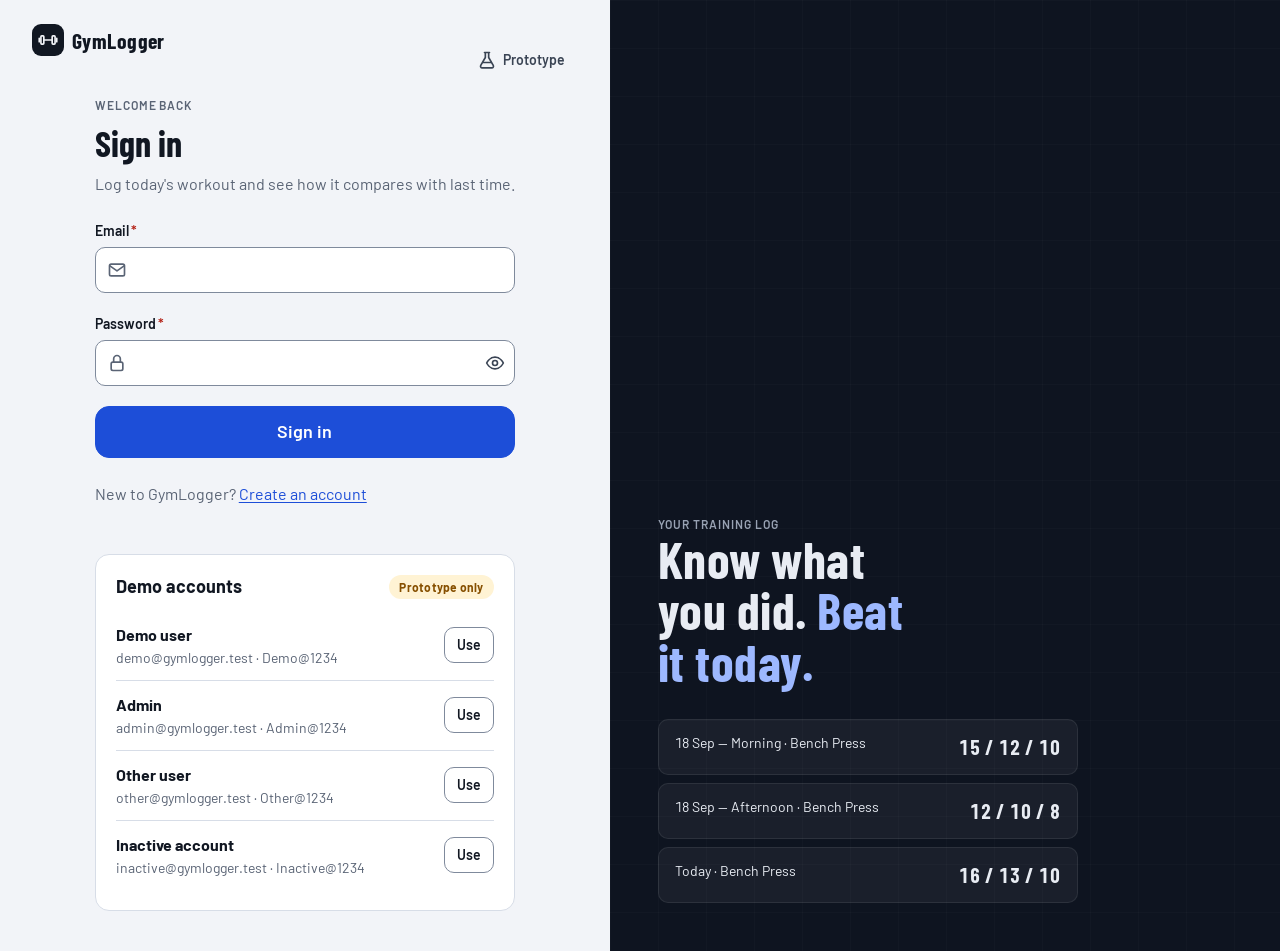
<file: prototype/index.html>
<!doctype html>
<html lang="en-GB">
<head>
  <meta charset="utf-8">
  <meta name="viewport" content="width=device-width, initial-scale=1, viewport-fit=cover">
  <meta name="color-scheme" content="light dark">
  <meta name="description" content="GymLogger Phase 1 UX prototype running on an in-browser mock API.">
  <title>GymLogger</title>
  <link rel="preconnect" href="https://fonts.googleapis.com">
  <link rel="preconnect" href="https://fonts.gstatic.com" crossorigin>
  <link rel="stylesheet" href="https://fonts.googleapis.com/css2?family=Barlow:wght@400;500;600;700&family=Barlow+Condensed:wght@600;700&display=swap">
  <link rel="stylesheet" href="../src/GYM.Web/wwwroot/css/tokens.css">
  <link rel="stylesheet" href="../src/GYM.Web/wwwroot/css/app.css">
</head>
<body>
  <!-- UX prototype: the real web UI from src/GYM.Web/wwwroot plus the mock API in ./js. -->
  <div id="app"></div>
  <noscript><p style="padding:16px">GymLogger needs JavaScript.</p></noscript>
  <!-- Order matters: each file adds to window.GL -->
  <script src="../src/GYM.Web/wwwroot/js/util.js"></script>
  <script src="../src/GYM.Web/wwwroot/js/icons.js"></script>
  <script src="../src/GYM.Web/wwwroot/js/domain.js"></script>
  <script src="../src/GYM.Web/wwwroot/js/media.js"></script>
  <!-- Prototype only: in-browser data store and mock /api/v1 -->
  <script src="js/mock-db.js"></script>
  <script src="js/mock-api.js"></script>
  <script src="../src/GYM.Web/wwwroot/js/api-client.js"></script>
  <script src="../src/GYM.Web/wwwroot/js/ui.js"></script>
  <script src="../src/GYM.Web/wwwroot/js/charts.js"></script>
  <script src="../src/GYM.Web/wwwroot/js/sync.js"></script>
  <script src="../src/GYM.Web/wwwroot/js/app.js"></script>
  <script src="../src/GYM.Web/wwwroot/js/views/auth.js"></script>
  <script src="../src/GYM.Web/wwwroot/js/views/today.js"></script>
  <script src="../src/GYM.Web/wwwroot/js/views/workout.js"></script>
  <script src="../src/GYM.Web/wwwroot/js/views/history.js"></script>
  <script src="../src/GYM.Web/wwwroot/js/views/exercise.js"></script>
  <script src="../src/GYM.Web/wwwroot/js/views/progress.js"></script>
  <script src="../src/GYM.Web/wwwroot/js/views/admin.js"></script>
  <script src="../src/GYM.Web/wwwroot/js/views/system.js"></script>
  <script src="../src/GYM.Web/wwwroot/js/main.js"></script>
</body>
</html>
</file>
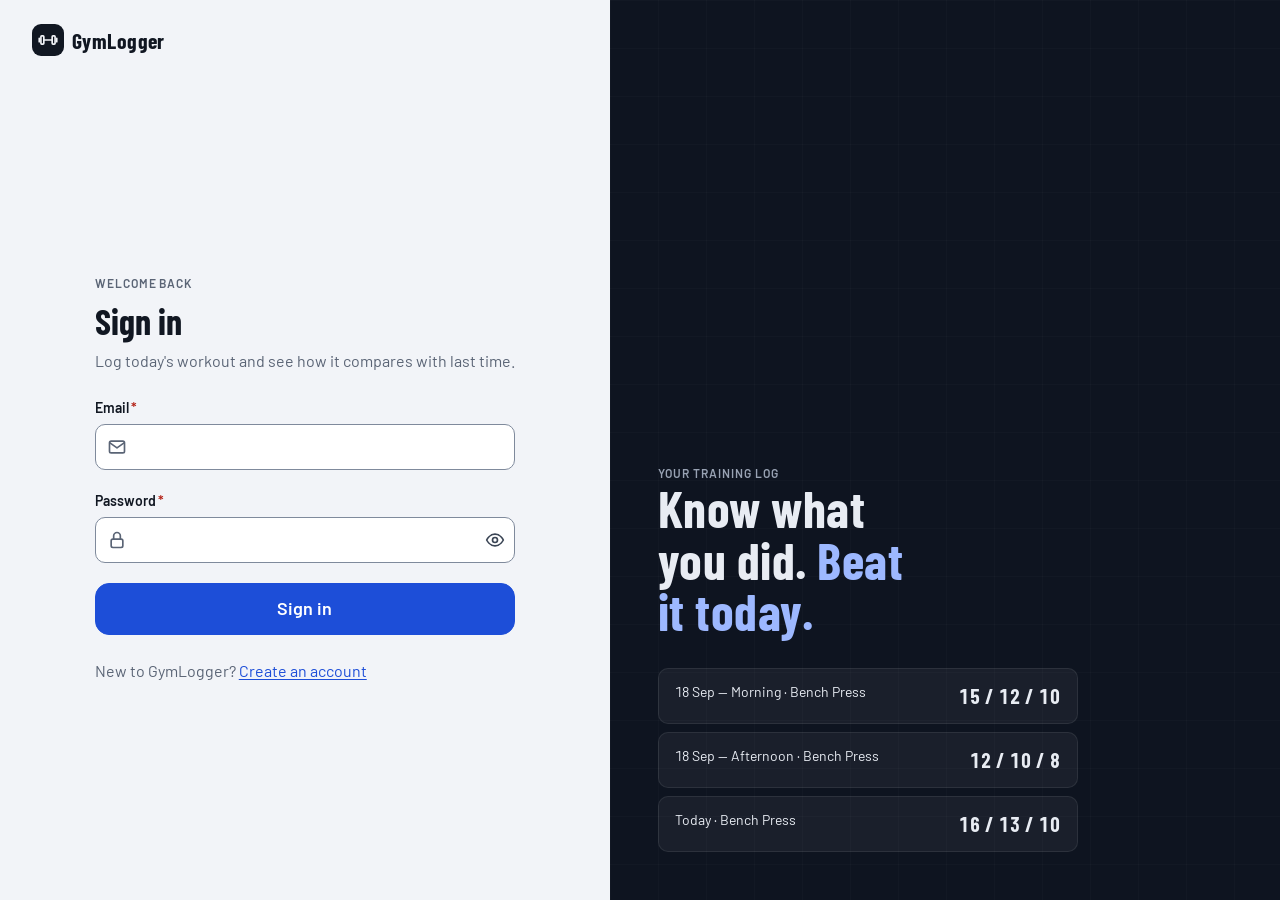
<file: src/GYM.Web/wwwroot/index.html>
<!doctype html>
<html lang="en-GB">
<head>
  <meta charset="utf-8">
  <meta name="viewport" content="width=device-width, initial-scale=1, viewport-fit=cover">
  <meta name="color-scheme" content="light dark">
  <meta name="description" content="GymLogger: log workouts, compare with previous sessions and track progress.">
  <title>GymLogger</title>
  <link rel="preconnect" href="https://fonts.googleapis.com">
  <link rel="preconnect" href="https://fonts.gstatic.com" crossorigin>
  <link rel="stylesheet" href="https://fonts.googleapis.com/css2?family=Barlow:wght@400;500;600;700&family=Barlow+Condensed:wght@600;700&display=swap">
  <link rel="stylesheet" href="css/tokens.css">
  <link rel="stylesheet" href="css/app.css">
</head>
<body>
  <div id="app"></div>
  <noscript><p style="padding:16px">GymLogger needs JavaScript.</p></noscript>
  <!-- Order matters: each file adds to window.GL -->
  <script src="js/util.js"></script>
  <script src="js/icons.js"></script>
  <script src="js/domain.js"></script>
  <script src="js/media.js"></script>
  <script src="js/api-client.js"></script>
  <script src="js/ui.js"></script>
  <script src="js/charts.js"></script>
  <script src="js/sync.js"></script>
  <script src="js/app.js"></script>
  <script src="js/views/auth.js"></script>
  <script src="js/views/today.js"></script>
  <script src="js/views/workout.js"></script>
  <script src="js/views/history.js"></script>
  <script src="js/views/exercise.js"></script>
  <script src="js/views/progress.js"></script>
  <script src="js/views/admin.js"></script>
  <script src="js/views/system.js"></script>
  <script src="js/main.js"></script>
</body>
</html>
</file>
<file: src/GYM.Web/wwwroot/css/tokens.css>
/* ==========================================================================
   GymLogger — Phase 1 design tokens
   Single source of truth for colour, type, spacing, radius, elevation and
   motion. Components must consume these tokens, never raw values, so the
   same file can be reused by the ASP.NET Core web app (wwwroot/css) and
   ported to the Phase 2 React app.

   Theme model:
     :root                       → light palette (default)
     prefers-color-scheme: dark  → dark palette unless data-theme="light"
     [data-theme="dark"]         → explicit dark
   ========================================================================== */

:root {
  color-scheme: light;

  /* ---- Typography ------------------------------------------------------ */
  --font-body: "Barlow", system-ui, -apple-system, "Segoe UI", Roboto, "Helvetica Neue", Arial, sans-serif;
  --font-display: "Barlow Condensed", "Roboto Condensed", "Arial Narrow", system-ui, sans-serif;

  --fs-xs: 0.75rem;    /* 12 — captions, table headers        */
  --fs-sm: 0.875rem;   /* 14 — secondary text, meta           */
  --fs-md: 1rem;       /* 16 — body, inputs (prevents iOS zoom) */
  --fs-lg: 1.125rem;   /* 18 — card titles                    */
  --fs-xl: 1.375rem;   /* 22 — section titles                 */
  --fs-2xl: 1.75rem;   /* 28 — page titles (mobile)           */
  --fs-3xl: 2.25rem;   /* 36 — page titles (desktop)          */
  --fs-count: 1.625rem;/* 26 — set count inputs               */

  --lh-tight: 1.15;
  --lh-body: 1.5;

  /* ---- Spacing (4px grid) ---------------------------------------------- */
  --sp-1: 4px;
  --sp-2: 8px;
  --sp-3: 12px;
  --sp-4: 16px;
  --sp-5: 20px;
  --sp-6: 24px;
  --sp-8: 32px;
  --sp-10: 40px;
  --sp-12: 48px;

  --gutter: 16px;          /* page side padding, grows with breakpoints */
  --content-max: 1120px;   /* standard page width                       */
  --focus-max: 760px;      /* active workout width                      */

  /* ---- Touch targets ----------------------------------------------------- */
  --tap: 44px;             /* minimum interactive size                  */
  --tap-lg: 52px;          /* primary workout actions                   */

  /* ---- Radius ------------------------------------------------------------ */
  --r-sm: 6px;
  --r-md: 10px;
  --r-lg: 14px;
  --r-pill: 999px;

  /* ---- Motion ------------------------------------------------------------ */
  --ease: cubic-bezier(.2, .7, .2, 1);
  --dur-fast: 120ms;
  --dur: 200ms;

  /* ---- Neutrals (cool, biased toward the action blue) --------------------- */
  --bg: #F2F4F8;
  --surface: #FFFFFF;
  --surface-2: #EDF0F5;
  --surface-3: #E1E6EE;
  --border: #D7DDE7;
  --border-strong: #7F8A9C;  /* ≥3:1 on surfaces: form-control boundaries */
  --text: #111722;
  --text-2: #3A4454;
  --text-muted: #5A6475;
  --overlay: rgba(10, 14, 22, .48);

  /* ---- Action / current workout ------------------------------------------ */
  --primary: #1D4ED8;
  --primary-hover: #1A45C2;
  --primary-press: #163A9F;
  --on-primary: #FFFFFF;
  --primary-soft: #E6EDFD;
  --primary-soft-text: #1A3FA3;
  --focus-ring: #1D4ED8;

  /* ---- Historical / reference data ("paper log") ---------------------------
     Used ONLY for read-only historical values shown next to current data:
     comparison columns, reference banners, previous-session cards.        */
  --hist-bg: #F6EEDD;
  --hist-bg-strong: #EFE2C6;
  --hist-border: #DCC9A3;
  --hist-text: #664B12;
  --hist-strong: #47340A;

  /* ---- Semantic: change direction (always paired with icon + sign) ------- */
  --pos: #15703A;
  --pos-bg: #E2F3E8;
  --neg: #B42318;
  --neg-bg: #FCE9E7;
  --neu: #4F5969;
  --neu-bg: #EAEDF2;

  /* ---- Semantic: status & feedback --------------------------------------- */
  --live: #15703A;          /* In progress */
  --live-bg: #E2F3E8;
  --done: #1A3FA3;          /* Completed   */
  --done-bg: #E6EDFD;
  --void: #4F5969;          /* Cancelled   */
  --void-bg: #EAEDF2;
  --warn: #875000;
  --warn-bg: #FFF3D4;
  --warn-border: #EDCB80;
  --danger: #B42318;        /* destructive button fill */
  --danger-hover: #971C12;
  --danger-text: #B42318;
  --danger-soft: #FCE9E7;
  --on-danger: #FFFFFF;

  /* ---- Charts ------------------------------------------------------------ */
  --chart-series: #1D4ED8;
  --chart-wash: rgba(29, 78, 216, .10);
  --chart-grid: #E3E7EE;
  --chart-axis: #5A6475;

  /* ---- Elevation ----------------------------------------------------------- */
  --shadow-1: 0 1px 2px rgba(17, 23, 34, .06), 0 1px 1px rgba(17, 23, 34, .04);
  --shadow-2: 0 10px 30px rgba(17, 23, 34, .14), 0 2px 8px rgba(17, 23, 34, .08);
  --shadow-bar: 0 -6px 18px rgba(17, 23, 34, .08);
}

@media (min-width: 768px)  { :root { --gutter: 24px; } }
@media (min-width: 1280px) { :root { --gutter: 32px; } }

/* ---- Dark palette: OS preference ------------------------------------------ */
@media (prefers-color-scheme: dark) {
  :root:not([data-theme="light"]) {
    color-scheme: dark;
    --bg: #0B0F16;
    --surface: #131923;
    --surface-2: #1A212D;
    --surface-3: #242C3A;
    --border: #283243;
    --border-strong: #65728A;
    --text: #E8ECF3;
    --text-2: #C4CBD7;
    --text-muted: #98A2B3;
    --overlay: rgba(0, 0, 0, .62);

    --primary: #7AA2FF;
    --primary-hover: #93B4FF;
    --primary-press: #6A93F2;
    --on-primary: #0A1633;
    --primary-soft: #18233D;
    --primary-soft-text: #A9C1FF;
    --focus-ring: #93B4FF;

    --hist-bg: #221D13;
    --hist-bg-strong: #2E2718;
    --hist-border: #4B3F26;
    --hist-text: #E2C68C;
    --hist-strong: #F2DFB5;

    --pos: #5CCB8B;
    --pos-bg: #12291C;
    --neg: #FF8A80;
    --neg-bg: #34191A;
    --neu: #A7B0BF;
    --neu-bg: #1F2632;

    --live: #5CCB8B;
    --live-bg: #12291C;
    --done: #A9C1FF;
    --done-bg: #18233D;
    --void: #A7B0BF;
    --void-bg: #1F2632;
    --warn: #F2B85B;
    --warn-bg: #2C2211;
    --warn-border: #5A4318;
    --danger: #C4282E;
    --danger-hover: #D8363C;
    --danger-text: #FF8A80;
    --danger-soft: #34191A;
    --on-danger: #FFFFFF;

    --chart-series: #5B8CF2;
    --chart-wash: rgba(91, 140, 242, .12);
    --chart-grid: #232B38;
    --chart-axis: #98A2B3;

    --shadow-1: 0 1px 2px rgba(0, 0, 0, .4);
    --shadow-2: 0 12px 32px rgba(0, 0, 0, .55), 0 2px 8px rgba(0, 0, 0, .4);
    --shadow-bar: 0 -6px 18px rgba(0, 0, 0, .45);
  }
}

/* ---- Dark palette: explicit choice (mirrors the block above) --------------- */
:root[data-theme="dark"] {
  color-scheme: dark;
  --bg: #0B0F16;
  --surface: #131923;
  --surface-2: #1A212D;
  --surface-3: #242C3A;
  --border: #283243;
  --border-strong: #65728A;
  --text: #E8ECF3;
  --text-2: #C4CBD7;
  --text-muted: #98A2B3;
  --overlay: rgba(0, 0, 0, .62);

  --primary: #7AA2FF;
  --primary-hover: #93B4FF;
  --primary-press: #6A93F2;
  --on-primary: #0A1633;
  --primary-soft: #18233D;
  --primary-soft-text: #A9C1FF;
  --focus-ring: #93B4FF;

  --hist-bg: #221D13;
  --hist-bg-strong: #2E2718;
  --hist-border: #4B3F26;
  --hist-text: #E2C68C;
  --hist-strong: #F2DFB5;

  --pos: #5CCB8B;
  --pos-bg: #12291C;
  --neg: #FF8A80;
  --neg-bg: #34191A;
  --neu: #A7B0BF;
  --neu-bg: #1F2632;

  --live: #5CCB8B;
  --live-bg: #12291C;
  --done: #A9C1FF;
  --done-bg: #18233D;
  --void: #A7B0BF;
  --void-bg: #1F2632;
  --warn: #F2B85B;
  --warn-bg: #2C2211;
  --warn-border: #5A4318;
  --danger: #C4282E;
  --danger-hover: #D8363C;
  --danger-text: #FF8A80;
  --danger-soft: #34191A;
  --on-danger: #FFFFFF;

  --chart-series: #5B8CF2;
  --chart-wash: rgba(91, 140, 242, .12);
  --chart-grid: #232B38;
  --chart-axis: #98A2B3;

  --shadow-1: 0 1px 2px rgba(0, 0, 0, .4);
  --shadow-2: 0 12px 32px rgba(0, 0, 0, .55), 0 2px 8px rgba(0, 0, 0, .4);
  --shadow-bar: 0 -6px 18px rgba(0, 0, 0, .45);
}
</file>
<file: src/GYM.Web/wwwroot/css/app.css>
/* ==========================================================================
   GymLogger — Phase 1 component & layout styles
   Consumes tokens.css only. Mobile-first; breakpoints follow the spec's
   validation widths: 360 (small phones), 600, 768 (tablet), 1024 (desktop
   navigation switch), 1280, 1440.
   ========================================================================== */

/* ---- 1. Base ------------------------------------------------------------- */
*, *::before, *::after { box-sizing: border-box; }
html { height: 100%; -webkit-text-size-adjust: 100%; }
body {
  margin: 0;
  min-height: 100%;
  background: var(--bg);
  color: var(--text);
  font-family: var(--font-body);
  font-size: var(--fs-md);
  line-height: var(--lh-body);
  -webkit-font-smoothing: antialiased;
  text-rendering: optimizeLegibility;
}
img, video { display: block; max-width: 100%; }
svg { display: block; flex: none; }
button, input, select, textarea { font: inherit; color: inherit; }
button { cursor: pointer; }
a { color: var(--primary); text-underline-offset: 2px; }
h1, h2, h3, h4 { margin: 0; line-height: var(--lh-tight); text-wrap: balance; }
p { margin: 0; }
ul, ol { margin: 0; padding: 0; }
table { border-collapse: collapse; }
[hidden] { display: none !important; }

:focus-visible {
  outline: 3px solid var(--focus-ring);
  outline-offset: 2px;
  border-radius: 4px;
}
/* Headings and <main> receive focus programmatically after navigation (for screen
   readers); they are not interactive, so they don't show a focus ring. */
[tabindex="-1"]:focus { outline: none; }

.sr-only {
  position: absolute !important; width: 1px; height: 1px; padding: 0; margin: -1px;
  overflow: hidden; clip: rect(0 0 0 0); white-space: nowrap; border: 0;
}
.skip-link {
  position: absolute; left: var(--sp-3); top: -60px; z-index: 100;
  background: var(--primary); color: var(--on-primary);
  padding: var(--sp-2) var(--sp-4); border-radius: var(--r-sm); font-weight: 600; text-decoration: none;
}
.skip-link:focus { top: var(--sp-3); }

.tnum { font-variant-numeric: tabular-nums; }
.muted { color: var(--text-muted); }
.small { font-size: var(--fs-sm); }
.xsmall { font-size: var(--fs-xs); }
.nowrap { white-space: nowrap; }
.eyebrow {
  font-size: var(--fs-xs); font-weight: 600; letter-spacing: .08em; text-transform: uppercase;
  color: var(--text-muted);
}
.display { font-family: var(--font-display); letter-spacing: .01em; }

/* ---- 2. Layout primitives ---------------------------------------------- */
.stack { display: flex; flex-direction: column; gap: var(--sp-4); }
.stack-sm { display: flex; flex-direction: column; gap: var(--sp-2); }
.stack-lg { display: flex; flex-direction: column; gap: var(--sp-6); }
.row { display: flex; align-items: center; gap: var(--sp-3); flex-wrap: wrap; }
.row-between { display: flex; align-items: center; justify-content: space-between; gap: var(--sp-3); flex-wrap: wrap; }
.row-tight { display: flex; align-items: center; gap: var(--sp-2); flex-wrap: wrap; }
.grow { flex: 1 1 auto; min-width: 0; }
.grid-2 { display: grid; gap: var(--sp-4); grid-template-columns: 1fr; }
@media (min-width: 768px) { .grid-2 { grid-template-columns: 1fr 1fr; } }
.grid-auto { display: grid; gap: var(--sp-4); grid-template-columns: repeat(auto-fill, minmax(240px, 1fr)); }
.split { display: grid; gap: var(--sp-6); grid-template-columns: minmax(0, 1fr); align-items: start; }
@media (min-width: 1024px) { .split { grid-template-columns: minmax(0, 1.6fr) minmax(0, 1fr); } }

/* ---- 3. Shells ------------------------------------------------------------ */
.page {
  width: 100%;
  max-width: var(--content-max);
  margin-inline: auto;
  padding-inline: var(--gutter);
  padding-block: var(--sp-6) var(--sp-12);
}
.page-head { display: flex; flex-wrap: wrap; align-items: flex-end; justify-content: space-between; gap: var(--sp-3); margin-bottom: var(--sp-6); }
.page-head h1 { font-family: var(--font-display); font-size: var(--fs-2xl); font-weight: 700; letter-spacing: .005em; }
@media (min-width: 1024px) { .page-head h1 { font-size: var(--fs-3xl); } }
.page-head .sub { color: var(--text-muted); margin-top: var(--sp-1); }
.back-link {
  display: inline-flex; align-items: center; gap: var(--sp-1); margin-bottom: var(--sp-2);
  font-size: var(--fs-sm); font-weight: 600; color: var(--text-muted); text-decoration: none; min-height: 32px;
}
.back-link:hover { color: var(--text); }
.back-link svg { width: 18px; height: 18px; }

/* Brand */
.brand { display: inline-flex; align-items: center; gap: var(--sp-2); text-decoration: none; color: var(--text); }
.brand-mark {
  width: 32px; height: 32px; border-radius: 9px; display: grid; place-items: center;
  background: var(--text); color: var(--bg);
}
.brand-mark svg { width: 20px; height: 20px; }
.brand-name { font-family: var(--font-display); font-weight: 700; font-size: 1.35rem; letter-spacing: .02em; }
.brand-tag {
  font-size: 10px; font-weight: 700; letter-spacing: .08em; text-transform: uppercase;
  padding: 2px 6px; border-radius: var(--r-pill); background: var(--primary-soft); color: var(--primary-soft-text);
}

/* User & admin shell: top bar + bottom tabs (mobile), sidebar (≥1024) */
.shell { min-height: 100vh; min-height: 100dvh; }
.topbar {
  position: sticky; top: env(safe-area-inset-top, 0px); z-index: 20;
  display: flex; align-items: center; justify-content: space-between; gap: var(--sp-3);
  height: 56px; padding-inline: var(--gutter);
  background: color-mix(in srgb, var(--surface) 92%, transparent);
  backdrop-filter: saturate(1.4) blur(10px);
  border-bottom: 1px solid var(--border);
}
.topbar-actions { display: flex; align-items: center; gap: var(--sp-1); }
@media (max-width: 479px) {
  .topbar .proto-btn { width: var(--tap); padding: 0; }
  .topbar .proto-btn span { position: absolute; width: 1px; height: 1px; overflow: hidden; clip: rect(0 0 0 0); white-space: nowrap; }
  .topbar .brand-name { font-size: 1.2rem; }
}
.sidebar { display: none; }
.tabbar {
  position: fixed; left: 0; right: 0; bottom: 0; z-index: 30;
  display: grid; grid-template-columns: repeat(var(--tabs, 5), 1fr);
  padding-bottom: env(safe-area-inset-bottom, 0px);
  background: var(--surface); border-top: 1px solid var(--border);
}
.tabbar a {
  display: flex; flex-direction: column; align-items: center; justify-content: center; gap: 2px;
  min-height: 58px; font-size: 11px; font-weight: 600; letter-spacing: .01em;
  color: var(--text-muted); text-decoration: none;
}
.tabbar a svg { width: 22px; height: 22px; }
.tabbar a[aria-current="page"] { color: var(--primary); }
.tabbar a[aria-current="page"] svg { stroke-width: 2.4; }
.shell--user .main { padding-bottom: calc(64px + env(safe-area-inset-bottom, 0px)); }

@media (min-width: 1024px) {
  .shell--user, .shell--admin { display: grid; grid-template-columns: 248px minmax(0, 1fr); }
  .topbar, .tabbar { display: none; }
  .shell--user .main { padding-bottom: 0; }
  .sidebar {
    position: sticky; top: 0; height: 100vh; height: 100dvh;
    display: flex; flex-direction: column; gap: var(--sp-6);
    padding: var(--sp-5) var(--sp-4);
    background: var(--surface); border-right: 1px solid var(--border);
    overflow-y: auto;
  }
  .shell--admin .sidebar { background: var(--surface-2); }
}
.side-nav { display: flex; flex-direction: column; gap: 2px; }
.side-nav .nav-label { padding: var(--sp-3) var(--sp-3) var(--sp-1); }
.side-nav a {
  display: flex; align-items: center; gap: var(--sp-3);
  min-height: 42px; padding-inline: var(--sp-3); border-radius: var(--r-md);
  color: var(--text-2); font-weight: 600; text-decoration: none;
}
.side-nav a svg { width: 20px; height: 20px; flex: none; }
.side-nav a:hover { background: var(--surface-2); color: var(--text); }
.shell--admin .side-nav a:hover { background: var(--surface-3); }
.side-nav a[aria-current="page"] { background: var(--primary-soft); color: var(--primary-soft-text); }
.side-foot { margin-top: auto; display: flex; flex-direction: column; gap: var(--sp-2); }
.user-chip { display: flex; align-items: center; gap: var(--sp-3); padding: var(--sp-2); border-radius: var(--r-md); text-decoration: none; color: inherit; }
.user-chip:hover { background: var(--surface-2); }
.avatar {
  width: 36px; height: 36px; border-radius: 50%; flex: none; display: grid; place-items: center;
  background: var(--surface-3); color: var(--text); font-weight: 700; font-size: var(--fs-sm);
}
.avatar--sm { width: 32px; height: 32px; font-size: 12px; }

.admin-strip {
  display: flex; align-items: center; gap: var(--sp-2);
  padding: var(--sp-2) var(--gutter); font-size: var(--fs-sm); font-weight: 600;
  background: var(--text); color: var(--bg);
}
.admin-strip a { color: inherit; }
.admin-subnav { display: flex; gap: var(--sp-1); overflow-x: auto; padding: var(--sp-2) var(--gutter); border-bottom: 1px solid var(--border); background: var(--surface); }
.admin-subnav a { white-space: nowrap; padding: var(--sp-2) var(--sp-3); border-radius: var(--r-pill); font-weight: 600; font-size: var(--fs-sm); color: var(--text-2); text-decoration: none; }
.admin-subnav a[aria-current="page"] { background: var(--primary-soft); color: var(--primary-soft-text); }
@media (min-width: 1024px) { .admin-subnav, .admin-strip { display: none; } }

/* Auth shell */
.shell--auth { display: grid; min-height: 100vh; min-height: 100dvh; grid-template-columns: minmax(0, 1fr); }
@media (min-width: 1024px) { .shell--auth { grid-template-columns: minmax(0, 1fr) minmax(0, 1.1fr); } }
.auth-panel { display: flex; flex-direction: column; padding: var(--sp-6) var(--gutter) var(--sp-10); }
.auth-panel .brand { margin-bottom: var(--sp-10); }
.auth-card { width: 100%; max-width: 420px; margin-inline: auto; margin-block: auto; }
.auth-card h1 { font-family: var(--font-display); font-size: var(--fs-3xl); font-weight: 700; }
.auth-art {
  display: none; position: relative; overflow: hidden;
  background: #0E1420; color: #E8ECF3;
}
@media (min-width: 1024px) { .auth-art { display: flex; flex-direction: column; justify-content: flex-end; padding: var(--sp-12); } }
.auth-art .board {
  font-family: var(--font-display); font-size: clamp(2.5rem, 4vw, 4rem); font-weight: 700; line-height: 1;
  letter-spacing: .01em; max-width: 12ch;
}
.auth-art .board em { font-style: normal; color: #9DB8FF; }
.auth-art .log-lines { margin-top: var(--sp-8); display: grid; gap: var(--sp-2); font-variant-numeric: tabular-nums; max-width: 420px; }
.auth-art .log-line {
  display: flex; justify-content: space-between; gap: var(--sp-4);
  padding: var(--sp-3) var(--sp-4); border-radius: var(--r-md);
  background: rgba(255,255,255,.05); border: 1px solid rgba(255,255,255,.08); font-size: var(--fs-sm);
}
.auth-art .log-line b { font-family: var(--font-display); font-size: 1.25rem; letter-spacing: .04em; }
.auth-art .grid-lines {
  position: absolute; inset: 0; pointer-events: none; opacity: .5;
  background-image: linear-gradient(rgba(255,255,255,.04) 1px, transparent 1px), linear-gradient(90deg, rgba(255,255,255,.04) 1px, transparent 1px);
  background-size: 48px 48px;
}
.auth-art > * { position: relative; }
.demo-accounts { margin-top: var(--sp-6); }

/* Focus shell — active workout. No global navigation. */
.shell--focus { min-height: 100vh; min-height: 100dvh; background: var(--bg); }
.focus-page { max-width: var(--focus-max); margin-inline: auto; padding-inline: var(--gutter); padding-block: var(--sp-4) calc(120px + env(safe-area-inset-bottom, 0px)); }

/* Plain shell — screen index & UI kit */
.shell--plain .topbar { display: flex; }

/* ---- 4. Buttons ------------------------------------------------------------ */
.btn {
  --btn-bg: var(--surface); --btn-fg: var(--text); --btn-bd: var(--border-strong);
  display: inline-flex; align-items: center; justify-content: center; gap: var(--sp-2);
  min-height: var(--tap); padding: 0 var(--sp-4);
  border: 1px solid var(--btn-bd); border-radius: var(--r-md);
  background: var(--btn-bg); color: var(--btn-fg);
  font-weight: 600; font-size: var(--fs-md); line-height: 1.2; text-decoration: none; text-align: center; text-wrap: balance; max-width: 100%;
  transition: background var(--dur-fast) var(--ease), border-color var(--dur-fast) var(--ease), transform var(--dur-fast) var(--ease);
  -webkit-tap-highlight-color: transparent; user-select: none;
}
.btn svg { width: 20px; height: 20px; flex: none; }
.btn:hover { background: var(--surface-2); }
.btn:active { transform: translateY(1px); }
.btn[disabled], .btn[aria-disabled="true"] { opacity: .55; cursor: not-allowed; transform: none; }
.btn-primary { --btn-bg: var(--primary); --btn-fg: var(--on-primary); --btn-bd: var(--primary); }
.btn-primary:hover { background: var(--primary-hover); border-color: var(--primary-hover); }
.btn-primary:active { background: var(--primary-press); }
.btn-soft { --btn-bg: var(--primary-soft); --btn-fg: var(--primary-soft-text); --btn-bd: transparent; }
.btn-soft:hover { background: color-mix(in srgb, var(--primary-soft) 80%, var(--primary) 20%); }
.btn-ghost { --btn-bg: transparent; --btn-bd: transparent; --btn-fg: var(--text-2); }
.btn-ghost:hover { background: var(--surface-2); color: var(--text); }
.btn-danger { --btn-bg: var(--danger); --btn-fg: var(--on-danger); --btn-bd: var(--danger); }
.btn-danger:hover { background: var(--danger-hover); border-color: var(--danger-hover); }
.btn-danger-ghost { --btn-bg: transparent; --btn-bd: transparent; --btn-fg: var(--danger-text); }
.btn-danger-ghost:hover { background: var(--danger-soft); }
.btn-hist { --btn-bg: var(--hist-bg); --btn-fg: var(--hist-strong); --btn-bd: var(--hist-border); }
.btn-hist:hover { background: var(--hist-bg-strong); }
.btn-lg { min-height: var(--tap-lg); padding: 0 var(--sp-6); font-size: var(--fs-lg); border-radius: var(--r-lg); }
.btn-sm { min-height: 36px; padding: 0 var(--sp-3); font-size: var(--fs-sm); }
.btn-block { width: 100%; }
.btn-icon { width: var(--tap); padding: 0; }
.btn-icon.btn-sm { width: 36px; }
.btn .spinner { width: 18px; height: 18px; }
.btn[aria-busy="true"] { cursor: progress; }

.link-btn {
  background: none; border: 0; padding: 0; color: var(--primary); font-weight: 600; text-decoration: underline;
  text-underline-offset: 2px; cursor: pointer;
}
.text-btn { background: none; border: 0; padding: 0; color: inherit; font: inherit; text-align: left; cursor: pointer; }
.text-btn:hover { text-decoration: underline; text-underline-offset: 3px; }

/* ---- 5. Surfaces ----------------------------------------------------------- */
.card {
  background: var(--surface); border: 1px solid var(--border); border-radius: var(--r-lg);
  padding: var(--sp-4);
}
@media (min-width: 768px) { .card { padding: var(--sp-5); } }
.card-flush { padding: 0; overflow: hidden; }
.card-title { font-size: var(--fs-lg); font-weight: 700; }
.card-head { display: flex; align-items: center; justify-content: space-between; gap: var(--sp-3); margin-bottom: var(--sp-3); flex-wrap: wrap; }
.section-title { font-size: var(--fs-xl); font-weight: 700; font-family: var(--font-display); letter-spacing: .01em; }
.section { display: flex; flex-direction: column; gap: var(--sp-3); }
.divider { height: 1px; background: var(--border); border: 0; margin: 0; }

/* Historical "paper log" surface */
.hist {
  background: var(--hist-bg); border: 1px dashed var(--hist-border); color: var(--hist-text);
  border-radius: var(--r-lg);
}
.hist-label {
  display: inline-flex; align-items: center; gap: 6px;
  font-size: var(--fs-xs); font-weight: 700; letter-spacing: .08em; text-transform: uppercase; color: var(--hist-text);
}
.hist-label svg { width: 14px; height: 14px; }
.hist strong, .hist b { color: var(--hist-strong); }

/* ---- 6. Badges, pills, chips ------------------------------------------------ */
.badge {
  flex: none; display: inline-flex; align-items: center; gap: 6px;
  min-height: 24px; padding: 0 10px; border-radius: var(--r-pill);
  font-size: var(--fs-xs); font-weight: 700; letter-spacing: .02em; white-space: nowrap;
  background: var(--neu-bg); color: var(--neu);
}
.badge svg { width: 14px; height: 14px; }
.badge .dot { width: 8px; height: 8px; border-radius: 50%; background: currentColor; }
.badge--live { background: var(--live-bg); color: var(--live); }
.badge--live .dot { animation: pulse 1.6s var(--ease) infinite; }
.badge--done { background: var(--done-bg); color: var(--done); }
.badge--void { background: var(--void-bg); color: var(--void); }
.badge--active { background: var(--pos-bg); color: var(--pos); }
.badge--inactive { background: var(--neu-bg); color: var(--neu); }
.badge--admin { background: var(--text); color: var(--bg); }
.badge--hist { background: var(--hist-bg-strong); color: var(--hist-strong); }
.badge--warn { background: var(--warn-bg); color: var(--warn); }
@keyframes pulse { 0%, 100% { opacity: 1; } 50% { opacity: .35; } }

.chip {
  display: inline-flex; align-items: center; gap: 6px; min-height: 36px; padding: 0 var(--sp-3);
  border-radius: var(--r-pill); border: 1px solid var(--border); background: var(--surface);
  font-size: var(--fs-sm); font-weight: 600; color: var(--text-2); white-space: nowrap;
}
button.chip:hover { border-color: var(--border-strong); color: var(--text); }
.chip[aria-pressed="true"] { background: var(--text); border-color: var(--text); color: var(--bg); }
.chip-row { display: flex; gap: var(--sp-2); overflow-x: auto; padding-bottom: 2px; scrollbar-width: none; }
.chip-row::-webkit-scrollbar { display: none; }
.tag { display: inline-flex; align-items: center; min-height: 26px; padding: 0 10px; border-radius: var(--r-sm); background: var(--surface-2); color: var(--text-2); font-size: var(--fs-sm); font-weight: 600; }

/* Delta (change) — direction is always text + icon, never colour alone */
.delta {
  flex: none; display: inline-flex; align-items: center; gap: 3px; min-height: 24px; padding: 0 8px;
  border-radius: var(--r-pill); font-size: var(--fs-sm); font-weight: 700; font-variant-numeric: tabular-nums; white-space: nowrap;
}
.delta svg { width: 14px; height: 14px; stroke-width: 2.6; }
.delta--up { background: var(--pos-bg); color: var(--pos); }
.delta--down { background: var(--neg-bg); color: var(--neg); }
.delta--same { background: var(--neu-bg); color: var(--neu); }
.delta--none { background: transparent; color: var(--text-muted); font-weight: 600; }

/* ---- 7. Forms ------------------------------------------------------------------ */
.form { display: flex; flex-direction: column; gap: var(--sp-5); }
.field { display: flex; flex-direction: column; gap: 6px; }
.field > label, .field-label { font-weight: 600; font-size: var(--fs-sm); color: var(--text); }
.req { color: var(--danger-text); margin-left: 2px; }
.hint { font-size: var(--fs-sm); color: var(--text-muted); }
.field-error { display: flex; align-items: flex-start; gap: 6px; font-size: var(--fs-sm); color: var(--danger-text); font-weight: 600; }
.field-error svg { width: 16px; height: 16px; flex: none; margin-top: 2px; }
.input, .select, .textarea {
  width: 100%; min-height: var(--tap); padding: 10px var(--sp-3);
  border: 1px solid var(--border-strong); border-radius: var(--r-md);
  background: var(--surface); color: var(--text); font-size: var(--fs-md);
  transition: border-color var(--dur-fast) var(--ease), box-shadow var(--dur-fast) var(--ease);
}
.textarea { min-height: 120px; resize: vertical; line-height: var(--lh-body); }
.select { appearance: none; padding-right: 40px; background-image: linear-gradient(45deg, transparent 50%, var(--text-muted) 50%), linear-gradient(135deg, var(--text-muted) 50%, transparent 50%); background-position: calc(100% - 20px) 50%, calc(100% - 14px) 50%; background-size: 6px 6px; background-repeat: no-repeat; }
.input::placeholder, .textarea::placeholder { color: var(--text-muted); opacity: .8; }
.input:hover, .select:hover, .textarea:hover { border-color: var(--text-muted); }
.input:focus, .select:focus, .textarea:focus { outline: none; border-color: var(--primary); box-shadow: 0 0 0 3px color-mix(in srgb, var(--primary) 28%, transparent); }
.input[aria-invalid="true"], .select[aria-invalid="true"], .textarea[aria-invalid="true"] { border-color: var(--danger-text); }
.input[readonly] { background: var(--surface-2); color: var(--text-2); }
.input-wrap { position: relative; }
.input-wrap .input { padding-left: 42px; }
.input-wrap > svg { position: absolute; left: 12px; top: 50%; transform: translateY(-50%); width: 20px; height: 20px; color: var(--text-muted); pointer-events: none; }
.input-wrap .input-action { position: absolute; right: 2px; top: 50%; transform: translateY(-50%); }
.input-wrap--action .input { padding-right: 48px; }
.counter { font-size: var(--fs-xs); color: var(--text-muted); text-align: right; font-variant-numeric: tabular-nums; }
.form-actions { display: flex; flex-wrap: wrap; gap: var(--sp-3); justify-content: flex-end; }
.form-grid { display: grid; gap: var(--sp-4) var(--sp-5); grid-template-columns: 1fr; }
@media (min-width: 768px) { .form-grid { grid-template-columns: 1fr 1fr; } .form-grid .span-2 { grid-column: 1 / -1; } }

.rules { display: grid; gap: 4px; list-style: none; font-size: var(--fs-sm); }
.rules li { display: flex; align-items: center; gap: 8px; color: var(--text-muted); }
.rules li svg { width: 16px; height: 16px; }
.rules li.ok { color: var(--pos); }

/* Switch */
.switch { display: inline-flex; align-items: center; gap: var(--sp-3); cursor: pointer; min-height: var(--tap); }
.switch input { position: absolute; opacity: 0; width: 1px; height: 1px; }
.switch .track { width: 46px; height: 28px; border-radius: 999px; background: var(--surface-3); border: 1px solid var(--border-strong); position: relative; transition: background var(--dur) var(--ease); flex: none; }
.switch .track::after { content: ""; position: absolute; top: 3px; left: 3px; width: 20px; height: 20px; border-radius: 50%; background: var(--surface); box-shadow: var(--shadow-1); transition: transform var(--dur) var(--ease); }
.switch input:checked + .track { background: var(--pos); border-color: var(--pos); }
.switch input:checked + .track::after { transform: translateX(18px); }
.switch input:focus-visible + .track { outline: 3px solid var(--focus-ring); outline-offset: 2px; }

/* Segmented control (radio group) */
.seg { display: inline-flex; padding: 3px; gap: 2px; border-radius: var(--r-md); background: var(--surface-2); border: 1px solid var(--border); max-width: 100%; overflow-x: auto; }
.seg label { position: relative; }
.seg input { position: absolute; opacity: 0; inset: 0; margin: 0; cursor: pointer; }
.seg span { display: inline-flex; align-items: center; gap: 6px; min-height: 36px; padding: 0 var(--sp-3); border-radius: 8px; font-weight: 600; font-size: var(--fs-sm); color: var(--text-2); white-space: nowrap; }
.seg span svg { width: 16px; height: 16px; }
.seg input:checked + span { background: var(--surface); color: var(--text); box-shadow: var(--shadow-1); }
.seg input:focus-visible + span { outline: 3px solid var(--focus-ring); outline-offset: 1px; }

/* Choice cards (radio) */
.choice { display: flex; gap: var(--sp-3); align-items: flex-start; padding: var(--sp-4); border-radius: var(--r-lg); border: 1px solid var(--border); background: var(--surface); cursor: pointer; position: relative; }
.choice input { margin-top: 3px; width: 20px; height: 20px; accent-color: var(--primary); flex: none; }
.choice:has(input:checked) { border-color: var(--primary); box-shadow: 0 0 0 1px var(--primary); background: color-mix(in srgb, var(--primary-soft) 45%, var(--surface)); }
.choice-title { font-weight: 700; }
.choice-desc { font-size: var(--fs-sm); color: var(--text-muted); }
.choice.hist-choice:has(input:checked) { border-color: var(--hist-text); box-shadow: 0 0 0 1px var(--hist-text); background: var(--hist-bg); }

/* ---- 8. Tabs --------------------------------------------------------------------- */
.tabs { display: flex; gap: var(--sp-1); border-bottom: 1px solid var(--border); overflow-x: auto; scrollbar-width: none; margin-bottom: var(--sp-5); }
.tabs::-webkit-scrollbar { display: none; }
.tab {
  display: inline-flex; align-items: center; gap: 6px; min-height: var(--tap); padding: 0 var(--sp-4);
  border: 0; background: none; border-bottom: 3px solid transparent; margin-bottom: -1px;
  font-weight: 600; color: var(--text-muted); white-space: nowrap; text-decoration: none;
}
.tab:hover { color: var(--text); }
.tab[aria-selected="true"], .tab[aria-current="page"] { color: var(--text); border-bottom-color: var(--primary); }

/* ---- 9. Tables & lists ---------------------------------------------------------------- */
.table-wrap { overflow-x: auto; border: 1px solid var(--border); border-radius: var(--r-lg); background: var(--surface); }
.table { width: 100%; font-size: var(--fs-sm); }
.table th { text-align: left; font-size: var(--fs-xs); font-weight: 700; letter-spacing: .06em; text-transform: uppercase; color: var(--text-muted); padding: var(--sp-3) var(--sp-4); border-bottom: 1px solid var(--border); background: var(--surface-2); white-space: nowrap; }
.table td { padding: var(--sp-3) var(--sp-4); border-bottom: 1px solid var(--border); vertical-align: middle; }
.table tr:last-child td { border-bottom: 0; }
.table tbody tr:hover { background: color-mix(in srgb, var(--surface-2) 60%, transparent); }
.table .num { text-align: right; font-variant-numeric: tabular-nums; }
.table .actions { text-align: right; white-space: nowrap; }

.list { list-style: none; display: flex; flex-direction: column; }
.list-item { display: flex; align-items: center; gap: var(--sp-3); padding: var(--sp-3) 0; border-bottom: 1px solid var(--border); }
.list-item:last-child { border-bottom: 0; }
.list-link { display: flex; align-items: center; gap: var(--sp-3); width: 100%; color: inherit; text-decoration: none; }
.list-link:hover .list-title { text-decoration: underline; text-underline-offset: 3px; }
.list-title { font-weight: 700; }
.chev { width: 20px; height: 20px; color: var(--text-muted); flex: none; }

/* ---- 10. Stat tiles --------------------------------------------------------------------- */
.stats { display: grid; gap: var(--sp-3); grid-template-columns: repeat(2, minmax(0, 1fr)); }
@media (min-width: 360px) { .stats--3 { grid-template-columns: repeat(3, minmax(0, 1fr)); } .stats--3 .stat { padding-inline: var(--sp-3); } }
@media (min-width: 768px) { .stats--4 { grid-template-columns: repeat(4, minmax(0, 1fr)); } .stats--3 .stat { padding-inline: var(--sp-4); } }
.stat { background: var(--surface); border: 1px solid var(--border); border-radius: var(--r-lg); padding: var(--sp-3) var(--sp-4); display: flex; flex-direction: column; gap: 2px; min-width: 0; }
.stat-label { font-size: var(--fs-sm); color: var(--text-muted); font-weight: 600; }
.stat-value { font-size: 1.75rem; font-weight: 700; line-height: 1.1; letter-spacing: -.01em; }
.stat-value small { font-size: var(--fs-sm); font-weight: 600; color: var(--text-muted); margin-left: 2px; }
.stat-foot { display: flex; align-items: center; gap: 6px; flex-wrap: wrap; font-size: var(--fs-xs); color: var(--text-muted); margin-top: 2px; }

/* ---- 11. Feedback: empty, error, loading, banners, toasts ------------------------------------- */
.state {
  display: flex; flex-direction: column; align-items: center; text-align: center; gap: var(--sp-3);
  padding: var(--sp-10) var(--sp-5); border-radius: var(--r-lg); border: 1px dashed var(--border-strong); background: var(--surface);
}
.state-icon { width: 52px; height: 52px; border-radius: 50%; display: grid; place-items: center; background: var(--surface-2); color: var(--text-2); }
.state-icon svg { width: 26px; height: 26px; }
.state h2, .state h3 { font-size: var(--fs-lg); font-weight: 700; }
.state p { color: var(--text-muted); max-width: 44ch; }
.state--error { border-style: solid; border-color: color-mix(in srgb, var(--danger-text) 40%, var(--border)); }
.state--error .state-icon { background: var(--danger-soft); color: var(--danger-text); }
.state--compact { padding: var(--sp-6) var(--sp-4); }

.skeleton { position: relative; overflow: hidden; background: var(--surface-2); border-radius: var(--r-md); }
.skeleton::after { content: ""; position: absolute; inset: 0; transform: translateX(-100%); background: linear-gradient(90deg, transparent, color-mix(in srgb, var(--surface) 55%, transparent), transparent); animation: shimmer 1.3s infinite; }
@keyframes shimmer { to { transform: translateX(100%); } }
.sk-line { height: 14px; }
.sk-title { height: 28px; width: 40%; }
.sk-card { height: 120px; border-radius: var(--r-lg); }

.spinner { width: 20px; height: 20px; border-radius: 50%; border: 2.5px solid currentColor; border-right-color: transparent; animation: spin .8s linear infinite; display: inline-block; flex: none; }
@keyframes spin { to { transform: rotate(360deg); } }
.loading-block { display: flex; align-items: center; justify-content: center; gap: var(--sp-3); padding: var(--sp-8); color: var(--text-muted); }

.banner {
  display: flex; align-items: flex-start; gap: var(--sp-3); padding: var(--sp-3) var(--sp-4);
  border-radius: var(--r-md); border: 1px solid var(--border); background: var(--surface-2); font-size: var(--fs-sm);
}
.banner > svg { width: 20px; height: 20px; flex: none; margin-top: 1px; }
.banner .grow { display: flex; flex-direction: column; gap: 2px; }
.banner--warn { background: var(--warn-bg); border-color: var(--warn-border); color: var(--warn); }
.banner--warn b { color: inherit; }
.banner--error { background: var(--danger-soft); border-color: color-mix(in srgb, var(--danger-text) 35%, transparent); color: var(--danger-text); }
.banner--info { background: var(--primary-soft); border-color: transparent; color: var(--primary-soft-text); }
.banner--success { background: var(--pos-bg); border-color: transparent; color: var(--pos); }
.banner--hist { background: var(--hist-bg); border: 1px dashed var(--hist-border); color: var(--hist-text); }

.net-banner {
  position: sticky; top: 0; z-index: 40; display: flex; align-items: center; justify-content: center; gap: var(--sp-2);
  padding: var(--sp-2) var(--gutter); font-size: var(--fs-sm); font-weight: 600;
  background: var(--warn-bg); color: var(--warn); border-bottom: 1px solid var(--warn-border);
}
.net-banner svg { width: 18px; height: 18px; }

.toasts {
  position: fixed; z-index: 90; left: 50%; transform: translateX(-50%);
  bottom: calc(76px + env(safe-area-inset-bottom, 0px));
  display: flex; flex-direction: column; gap: var(--sp-2); width: min(560px, calc(100% - 2 * var(--gutter)));
  pointer-events: none;
}
@media (min-width: 1024px) { .toasts { bottom: var(--sp-6); } }
.shell--focus ~ .toasts, .toasts.toasts--raised { bottom: calc(108px + env(safe-area-inset-bottom, 0px)); }
.toast {
  pointer-events: auto; display: flex; align-items: center; gap: var(--sp-3);
  padding: var(--sp-3) var(--sp-3) var(--sp-3) var(--sp-4); border-radius: var(--r-md);
  background: var(--text); color: var(--bg); box-shadow: var(--shadow-2); font-weight: 600; font-size: var(--fs-sm);
  animation: toast-in var(--dur) var(--ease);
}
.toast > svg { width: 20px; height: 20px; flex: none; }
.toast .grow { flex: 1; }
.toast button { background: none; border: 0; color: inherit; font-weight: 700; text-decoration: underline; text-underline-offset: 3px; min-height: 36px; padding: 0 var(--sp-2); }
.toast--error { background: var(--danger); color: var(--on-danger); }
@keyframes toast-in { from { opacity: 0; transform: translateY(8px); } to { opacity: 1; transform: none; } }

/* ---- 12. Dialogs & sheets (native <dialog>) ------------------------------------------------ */
dialog.dlg {
  padding: 0; border: 0; color: var(--text); background: var(--surface);
  width: min(560px, calc(100% - 2 * var(--gutter))); max-height: min(88vh, 860px);
  border-radius: var(--r-lg); box-shadow: var(--shadow-2);
}
dialog.dlg::backdrop { background: var(--overlay); }
dialog.dlg[open] { display: flex; flex-direction: column; animation: dlg-in var(--dur) var(--ease); }
.dlg-head { display: flex; align-items: flex-start; justify-content: space-between; gap: var(--sp-3); padding: var(--sp-5) var(--sp-5) var(--sp-3); }
.dlg-head h2 { font-size: var(--fs-xl); font-weight: 700; font-family: var(--font-display); letter-spacing: .01em; }
.dlg-head p { color: var(--text-muted); font-size: var(--fs-sm); margin-top: 2px; }
.dlg-body { padding: 0 var(--sp-5) var(--sp-5); overflow-y: auto; display: flex; flex-direction: column; gap: var(--sp-4); }
.dlg-foot { display: flex; flex-wrap: wrap-reverse; justify-content: flex-end; gap: var(--sp-3); padding: var(--sp-4) var(--sp-5); border-top: 1px solid var(--border); background: var(--surface); padding-bottom: calc(var(--sp-4) + env(safe-area-inset-bottom, 0px)); }
.dlg-foot .btn { flex: 1 1 auto; }
@media (min-width: 600px) { .dlg-foot .btn { flex: 0 0 auto; } }
dialog.dlg--wide { width: min(880px, calc(100% - 2 * var(--gutter))); }
@keyframes dlg-in { from { opacity: 0; transform: translateY(10px) scale(.99); } to { opacity: 1; transform: none; } }
/* On phones, dialogs become bottom sheets */
@media (max-width: 599px) {
  dialog.dlg {
    width: 100%; max-width: 100%; margin: auto 0 0; max-height: 92vh; max-height: 92dvh;
    border-radius: var(--r-lg) var(--r-lg) 0 0;
  }
  dialog.dlg--full { height: 100%; max-height: 100%; max-height: 100dvh; margin: 0; border-radius: 0; }
  dialog.dlg[open] { animation: sheet-in var(--dur) var(--ease); }
}
@keyframes sheet-in { from { transform: translateY(24px); opacity: .6; } to { transform: none; opacity: 1; } }

/* Menu (popover) */
.menu-wrap { position: relative; }
.menu {
  position: absolute; right: 0; top: calc(100% + 6px); z-index: 50; min-width: 220px;
  padding: 6px; border-radius: var(--r-md); background: var(--surface); border: 1px solid var(--border); box-shadow: var(--shadow-2);
  display: flex; flex-direction: column;
}
.menu button, .menu a {
  display: flex; align-items: center; gap: var(--sp-3); min-height: 42px; padding: 0 var(--sp-3);
  border: 0; background: none; border-radius: 8px; text-align: left; font-weight: 600; font-size: var(--fs-sm); color: var(--text); text-decoration: none;
}
.menu button svg, .menu a svg { width: 18px; height: 18px; color: var(--text-muted); }
.menu button:hover, .menu a:hover, .menu button:focus-visible { background: var(--surface-2); outline: none; }
.menu .danger { color: var(--danger-text); }
.menu .danger svg { color: var(--danger-text); }
.menu hr { border: 0; height: 1px; background: var(--border); margin: 4px 0; }

/* ---- 13. Today / hero ------------------------------------------------------------------------ */
.hero-card {
  position: relative; overflow: hidden;
  border-radius: var(--r-lg); padding: var(--sp-5); background: var(--text); color: var(--bg);
  display: flex; flex-direction: column; gap: var(--sp-4);
}
.hero-card .eyebrow { color: color-mix(in srgb, var(--bg) 70%, transparent); }
.hero-card h2 { font-family: var(--font-display); font-size: 2rem; font-weight: 700; letter-spacing: .01em; }
.hero-card p { color: color-mix(in srgb, var(--bg) 78%, transparent); }
.hero-card .btn-primary { --btn-bg: var(--bg); --btn-fg: var(--text); --btn-bd: var(--bg); }
.hero-card .btn-primary:hover { background: color-mix(in srgb, var(--bg) 88%, var(--text)); }
.hero-card .btn-ghost { --btn-fg: var(--bg); }
.hero-card .btn-ghost:hover { background: color-mix(in srgb, var(--bg) 12%, transparent); color: var(--bg); }
.hero-card .hero-meta { display: flex; flex-wrap: wrap; gap: var(--sp-2) var(--sp-5); font-variant-numeric: tabular-nums; }
.hero-card .hero-meta div { display: flex; flex-direction: column; }
.hero-card .hero-meta b { font-size: 1.5rem; font-family: var(--font-display); font-weight: 700; letter-spacing: .02em; }
.hero-card .hero-meta span { font-size: var(--fs-xs); text-transform: uppercase; letter-spacing: .08em; opacity: .75; }
.hero-card--live { background: var(--primary); color: var(--on-primary); }
.hero-card--live .btn-primary { --btn-bg: var(--on-primary); --btn-fg: var(--primary); --btn-bd: var(--on-primary); }
.hero-card--live p, .hero-card--live .eyebrow { color: color-mix(in srgb, var(--on-primary) 80%, transparent); }
.hero-card--live .badge--live { background: color-mix(in srgb, var(--on-primary) 18%, transparent); color: inherit; }
.hero-plates { position: absolute; right: -40px; top: -40px; width: 200px; height: 200px; opacity: .08; pointer-events: none; }
@media (min-width: 768px) { .hero-card { padding: var(--sp-8); } }

/* ---- 14. Sessions & history --------------------------------------------------------------------- */
.day-group { display: flex; flex-direction: column; gap: var(--sp-3); }
.day-head { display: flex; align-items: baseline; justify-content: space-between; gap: var(--sp-3); padding-top: var(--sp-2); }
.day-head h2, .day-head h3 { font-family: var(--font-display); font-size: var(--fs-xl); font-weight: 700; letter-spacing: .01em; }
.session-card {
  display: grid; gap: var(--sp-3); padding: var(--sp-4); border-radius: var(--r-lg);
  background: var(--surface); border: 1px solid var(--border); color: inherit; text-decoration: none;
  transition: border-color var(--dur-fast) var(--ease), box-shadow var(--dur-fast) var(--ease);
}
a.session-card:hover { border-color: var(--border-strong); box-shadow: var(--shadow-1); }
.session-card.hist { background: var(--hist-bg); border: 1px dashed var(--hist-border); }
.session-top { display: flex; align-items: flex-start; justify-content: space-between; gap: var(--sp-3); }
.session-name { font-weight: 700; font-size: var(--fs-lg); }
.session-meta { font-size: var(--fs-sm); color: var(--text-muted); font-variant-numeric: tabular-nums; }
.hist .session-meta { color: var(--hist-text); }
.session-lines { display: grid; gap: 4px; font-size: var(--fs-sm); }
.session-line { display: flex; justify-content: space-between; gap: var(--sp-3); }
.session-line span:first-child { min-width: 0; overflow: hidden; text-overflow: ellipsis; white-space: nowrap; }
.session-line .sets { font-variant-numeric: tabular-nums; font-weight: 700; white-space: nowrap; }
.same-day-note { font-size: var(--fs-xs); font-weight: 700; letter-spacing: .06em; text-transform: uppercase; color: var(--text-muted); }

/* Read-only set strip (history, session detail) */
.set-strip { list-style: none; display: flex; flex-wrap: wrap; gap: var(--sp-2); }
.set-box { min-width: 58px; padding: 6px 10px; border-radius: var(--r-md); border: 1px solid var(--border); background: var(--surface-2); display: flex; flex-direction: column; align-items: center; }
.set-box-label { font-size: 10px; font-weight: 700; letter-spacing: .08em; text-transform: uppercase; color: var(--text-muted); }
.set-box-val { font-family: var(--font-display); font-size: 1.5rem; font-weight: 700; line-height: 1.1; font-variant-numeric: tabular-nums; }

/* ---- 15. Active workout ---------------------------------------------------------------------- */
.wk-header {
  position: sticky; top: env(safe-area-inset-top, 0px); z-index: 20;
  background: color-mix(in srgb, var(--bg) 94%, transparent); backdrop-filter: blur(10px);
  border-bottom: 1px solid var(--border);
}
.wk-header-inner { max-width: var(--focus-max); margin-inline: auto; padding: var(--sp-2) var(--gutter) var(--sp-3); display: grid; grid-template-columns: auto minmax(0, 1fr) auto; gap: var(--sp-1) var(--sp-3); align-items: center; }
.wk-title h1 { font-family: var(--font-display); font-size: 1.6rem; font-weight: 700; letter-spacing: .01em; }
.wk-title p { font-size: var(--fs-sm); color: var(--text-muted); white-space: nowrap; overflow: hidden; text-overflow: ellipsis; }
.wk-status { grid-column: 1 / -1; display: flex; align-items: center; gap: var(--sp-2) var(--sp-3); flex-wrap: wrap; }
.timer { font-family: var(--font-display); font-size: 1.25rem; font-weight: 700; letter-spacing: .04em; font-variant-numeric: tabular-nums; }
.save-state { display: inline-flex; align-items: center; gap: 6px; font-size: var(--fs-sm); font-weight: 600; color: var(--text-muted); margin-left: auto; }
.save-state svg { width: 18px; height: 18px; }
.save-state .spinner { width: 14px; height: 14px; border-width: 2px; }
.save-state--offline { color: var(--warn); }
.save-state--error { color: var(--danger-text); }
.save-state--saved { color: var(--pos); }

.ref-banner { display: flex; align-items: center; gap: var(--sp-3); padding: var(--sp-3) var(--sp-4); border-radius: var(--r-md); }
.ref-banner > svg { width: 20px; height: 20px; flex: none; }
.ref-banner .grow { font-size: var(--fs-sm); }

.ex-card { background: var(--surface); border: 1px solid var(--border); border-radius: var(--r-lg); overflow: visible; }
.ex-card-head { display: flex; align-items: flex-start; gap: var(--sp-3); padding: var(--sp-4) var(--sp-4) var(--sp-2); }
.ex-card-head h2 { font-size: var(--fs-lg); font-weight: 700; }
.ex-card-head .ex-meta { font-size: var(--fs-sm); color: var(--text-muted); }
.ex-thumb { width: 44px; height: 44px; border-radius: var(--r-md); overflow: hidden; flex: none; background: var(--surface-2); }
.ex-thumb img { width: 100%; height: 100%; object-fit: cover; }
.ex-compare {
  margin: 0 var(--sp-4) var(--sp-2); display: grid; grid-template-columns: auto minmax(0, 1fr) auto; align-items: center; gap: var(--sp-2);
  padding: 6px 6px 6px var(--sp-3); border-radius: var(--r-md); font-size: var(--fs-sm);
}
.ex-compare svg { width: 16px; height: 16px; flex: none; }
.ex-compare .grow { min-width: 0; }
.ex-compare .btn { min-height: 32px; }
.ex-card-foot { display: flex; gap: var(--sp-2); padding: var(--sp-2) var(--sp-4) var(--sp-4); flex-wrap: wrap; align-items: center; }

.sets-table { width: 100%; }
.sets-table th {
  font-size: 11px; font-weight: 700; letter-spacing: .08em; text-transform: uppercase; color: var(--text-muted);
  text-align: left; padding: var(--sp-2) var(--sp-2) 6px; white-space: nowrap;
}
.sets-table th:first-child, .sets-table td:first-child { padding-left: var(--sp-4); }
.sets-table th:last-child, .sets-table td:last-child { padding-right: var(--sp-3); }
.sets-table td { padding: 6px var(--sp-2); vertical-align: middle; border-top: 1px solid var(--border); }
.sets-table .col-set { width: 44px; }
.sets-table .col-count { width: 1%; }
.sets-table .col-del { width: 48px; text-align: right; }
.sets-table th.col-prev { color: var(--hist-text); }
.set-no {
  width: 30px; height: 30px; border-radius: 50%; display: grid; place-items: center;
  background: var(--surface-2); font-weight: 700; font-size: var(--fs-sm); font-variant-numeric: tabular-nums;
}
.set-row--error .set-no { background: var(--danger-soft); color: var(--danger-text); }
.set-row--pending .set-no { background: var(--warn-bg); color: var(--warn); }
.set-row--draft .set-no { background: var(--primary-soft); color: var(--primary-soft-text); }
.set-msg { font-size: var(--fs-xs); font-weight: 600; margin-top: 4px; }
.set-msg--error { color: var(--danger-text); }
.set-msg--pending { color: var(--warn); }
.set-empty { padding: var(--sp-3) var(--sp-4); color: var(--text-muted); font-size: var(--fs-sm); border-top: 1px solid var(--border); }

.stepper { display: inline-flex; align-items: stretch; border: 1px solid var(--border-strong); border-radius: var(--r-md); background: var(--surface); overflow: hidden; }
.stepper button { width: var(--tap); min-height: var(--tap); border: 0; background: var(--surface-2); color: var(--text); display: grid; place-items: center; }
.stepper button:hover { background: var(--surface-3); }
.stepper button:active { background: var(--border); }
.stepper button svg { width: 20px; height: 20px; }
.stepper button:disabled { opacity: .45; cursor: not-allowed; }
.stepper input {
  width: 58px; min-height: var(--tap); border: 0; border-inline: 1px solid var(--border); text-align: center;
  font-family: var(--font-display); font-size: var(--fs-count); font-weight: 700; font-variant-numeric: tabular-nums;
  background: var(--surface); color: var(--text); -moz-appearance: textfield; appearance: textfield;
}
.stepper input::-webkit-outer-spin-button, .stepper input::-webkit-inner-spin-button { -webkit-appearance: none; margin: 0; }
.stepper input:focus { outline: none; background: var(--primary-soft); }
.stepper:focus-within { border-color: var(--primary); box-shadow: 0 0 0 3px color-mix(in srgb, var(--primary) 25%, transparent); }
.stepper input::placeholder { color: var(--text-muted); opacity: .6; font-size: var(--fs-md); font-family: var(--font-body); font-weight: 600; }
.stepper input[aria-invalid="true"] { background: var(--danger-soft); }
.stepper--readonly { border-color: transparent; background: transparent; }

.cmp-cell { display: flex; align-items: center; gap: 6px; flex-wrap: wrap; }
.prev-val {
  display: inline-grid; place-items: center; min-width: 38px; height: 32px; padding: 0 8px; border-radius: 8px;
  background: var(--hist-bg); border: 1px dashed var(--hist-border); color: var(--hist-strong);
  font-family: var(--font-display); font-size: 1.15rem; font-weight: 700; font-variant-numeric: tabular-nums;
}
.prev-val--none { background: none; border-color: transparent; font-family: var(--font-body); font-size: var(--fs-sm); color: var(--hist-text); font-weight: 600; min-width: 0; padding: 0 4px; }

@media (max-width: 380px) {
  :root { --tap: 40px; }
  .stepper input { width: 48px; }
  .sets-table th:first-child, .sets-table td:first-child { padding-left: var(--sp-3); }
  .sets-table td, .sets-table th { padding-inline: 4px; }
  .sets-table .col-set { width: 36px; }
  .sets-table .col-del { width: 40px; }
  .sets-table th:last-child, .sets-table td:last-child { padding-right: 4px; }
  .stepper input { width: 44px; }
  .set-no { width: 26px; height: 26px; }
  .cmp-cell { flex-direction: column; align-items: flex-start; gap: 3px; }
  .prev-val { height: 26px; min-width: 32px; font-size: 1rem; }
  .delta { min-height: 20px; padding: 0 6px; font-size: var(--fs-xs); }
}

.wk-actions {
  position: fixed; left: 0; right: 0; bottom: 0; z-index: 25;
  background: var(--surface); border-top: 1px solid var(--border); box-shadow: var(--shadow-bar);
  padding: var(--sp-3) var(--gutter) calc(var(--sp-3) + env(safe-area-inset-bottom, 0px));
}
.wk-actions-inner { max-width: var(--focus-max); margin-inline: auto; display: grid; grid-template-columns: repeat(2, minmax(0, 1fr)); gap: var(--sp-3); }
.wk-actions .btn { min-height: var(--tap-lg); padding-inline: var(--sp-3); font-size: var(--fs-md); }

.summary-hero { display: flex; flex-direction: column; align-items: flex-start; gap: var(--sp-3); }
.summary-check { width: 56px; height: 56px; border-radius: 50%; display: grid; place-items: center; background: var(--pos-bg); color: var(--pos); }
.summary-check svg { width: 30px; height: 30px; stroke-width: 2.6; }

/* ---- 16. Exercise picker & library ------------------------------------------------------------ */
.picker-search { position: sticky; top: 0; z-index: 2; background: var(--surface); padding-bottom: var(--sp-3); display: flex; flex-direction: column; gap: var(--sp-3); }
.picker-list { list-style: none; display: flex; flex-direction: column; }
.picker-group-title { font-size: var(--fs-xs); font-weight: 700; letter-spacing: .08em; text-transform: uppercase; color: var(--text-muted); padding: var(--sp-4) 0 var(--sp-2); }
.picker-row { display: flex; align-items: center; gap: var(--sp-3); padding: var(--sp-2) 0; border-bottom: 1px solid var(--border); }
.picker-row:last-child { border-bottom: 0; }
.picker-main { flex: 1; min-width: 0; display: flex; align-items: center; gap: var(--sp-3); background: none; border: 0; padding: var(--sp-1) 0; text-align: left; border-radius: var(--r-md); min-height: var(--tap); }
.picker-main:hover .picker-name { text-decoration: underline; text-underline-offset: 3px; }
.picker-name { font-weight: 700; display: block; }
.picker-meta { font-size: var(--fs-sm); color: var(--text-muted); display: block; overflow: hidden; text-overflow: ellipsis; white-space: nowrap; }
.picker-last { font-size: var(--fs-xs); color: var(--hist-text); font-weight: 600; font-variant-numeric: tabular-nums; }

.ex-tile { display: flex; flex-direction: column; border-radius: var(--r-lg); overflow: hidden; border: 1px solid var(--border); background: var(--surface); color: inherit; text-decoration: none; transition: border-color var(--dur-fast) var(--ease), box-shadow var(--dur-fast) var(--ease); }
.ex-tile:hover { border-color: var(--border-strong); box-shadow: var(--shadow-1); }
.ex-tile .media { aspect-ratio: 16 / 10; background: var(--surface-2); max-width: 100%; }
.ex-tile .media img { width: 100%; height: 100%; object-fit: cover; }
.ex-tile .body { padding: var(--sp-3) var(--sp-4) var(--sp-4); display: flex; flex-direction: column; gap: 2px; }
.ex-tile .name { font-weight: 700; font-size: var(--fs-lg); }

.gallery { display: flex; flex-direction: column; gap: var(--sp-3); }
.gallery-main { position: relative; aspect-ratio: 16 / 9; max-width: 100%; border-radius: var(--r-lg); overflow: hidden; background: var(--surface-2); border: 1px solid var(--border); }
.gallery-main img, .gallery-main video { width: 100%; height: 100%; object-fit: cover; }
.gallery-thumbs { display: flex; gap: var(--sp-2); overflow-x: auto; padding-bottom: 2px; }
.gallery-thumb { position: relative; width: 84px; height: 60px; flex: none; border-radius: var(--r-md); overflow: hidden; border: 2px solid transparent; padding: 0; background: var(--surface-2); }
.gallery-thumb img { width: 100%; height: 100%; object-fit: cover; }
.gallery-thumb[aria-pressed="true"] { border-color: var(--primary); }
.play-badge { position: absolute; inset: 0; display: grid; place-items: center; pointer-events: none; }
.play-badge span { width: 48px; height: 48px; border-radius: 50%; display: grid; place-items: center; background: rgba(10, 14, 22, .7); color: #fff; }
.play-badge span svg { width: 22px; height: 22px; fill: currentColor; }
.gallery-thumb .play-badge span { width: 26px; height: 26px; }
.gallery-thumb .play-badge span svg { width: 14px; height: 14px; }
.video-ph { width: 100%; height: 100%; display: grid; place-items: center; text-align: center; padding: var(--sp-6); background: #0E1420; color: #C4CBD7; font-size: var(--fs-sm); }
.video-ph b { display: block; color: #fff; font-size: var(--fs-lg); margin-bottom: 4px; }

.steps { list-style: none; counter-reset: step; display: flex; flex-direction: column; gap: var(--sp-3); }
.steps li { counter-increment: step; display: grid; grid-template-columns: 32px 1fr; gap: var(--sp-3); align-items: start; }
.steps li::before { content: counter(step); width: 28px; height: 28px; border-radius: 50%; display: grid; place-items: center; background: var(--surface-2); font-weight: 700; font-size: var(--fs-sm); }
.prose { max-width: 68ch; color: var(--text-2); }

/* ---- 17. Compare view ---------------------------------------------------------------------- */
.cmp-table { width: 100%; font-variant-numeric: tabular-nums; }
.cmp-table th { font-size: var(--fs-xs); font-weight: 700; letter-spacing: .06em; text-transform: uppercase; text-align: left; padding: var(--sp-3); border-bottom: 1px solid var(--border); }
.cmp-table td { padding: var(--sp-3); border-bottom: 1px solid var(--border); }
.cmp-table tr:last-child td { border-bottom: 0; }
.cmp-table .col-cur { color: var(--text); }
.cmp-table .col-prev { background: var(--hist-bg); color: var(--hist-strong); }
.cmp-table th.col-prev { color: var(--hist-text); }
.cmp-table .big { font-family: var(--font-display); font-size: 1.5rem; font-weight: 700; }
.cmp-table tfoot td, .cmp-table tfoot th { font-weight: 700; border-top: 2px solid var(--border-strong); }
.cmp-table tbody th, .cmp-table tfoot th { text-transform: none; letter-spacing: 0; font-size: var(--fs-sm); color: var(--text-muted); }
.cmp-table th svg { display: inline-block; vertical-align: -2px; }

/* ---- 18. Admin ------------------------------------------------------------------------------ */
.toolbar { display: flex; flex-wrap: wrap; gap: var(--sp-3); align-items: center; margin-bottom: var(--sp-4); }
.toolbar .input-wrap { flex: 1 1 240px; }
.toolbar .select { width: auto; min-width: 150px; flex: 0 1 auto; }
.admin-name { display: flex; align-items: center; gap: var(--sp-3); min-width: 220px; }
.admin-name .ex-thumb { width: 40px; height: 40px; }
.admin-cards { display: grid; gap: var(--sp-3); }
.admin-card { display: grid; grid-template-columns: auto minmax(0, 1fr); gap: var(--sp-3); align-items: start; }
.media-icons { display: inline-flex; gap: var(--sp-3); color: var(--text-muted); font-variant-numeric: tabular-nums; }
.media-icons span { display: inline-flex; align-items: center; gap: 4px; }
.media-icons svg { width: 16px; height: 16px; }
.admin-table-view { display: none; }
@media (min-width: 900px) { .admin-table-view { display: block; } .admin-card-view { display: none; } }

.sticky-save {
  position: sticky; bottom: calc(var(--sp-3) + env(safe-area-inset-bottom, 0px)); z-index: 15; margin-top: var(--sp-6);
  display: flex; justify-content: flex-end; gap: var(--sp-3); flex-wrap: wrap; align-items: center;
  padding: var(--sp-3) var(--sp-4); border-radius: var(--r-lg); background: var(--surface); border: 1px solid var(--border); box-shadow: var(--shadow-2);
}
.sticky-save .grow { font-size: var(--fs-sm); color: var(--text-muted); }

.dropzone {
  display: flex; flex-direction: column; align-items: center; justify-content: center; gap: var(--sp-2); text-align: center;
  padding: var(--sp-8) var(--sp-4); border-radius: var(--r-lg); border: 2px dashed var(--border-strong); background: var(--surface-2); cursor: pointer;
}
.dropzone svg { width: 28px; height: 28px; color: var(--text-muted); }
.dropzone.is-over { border-color: var(--primary); background: var(--primary-soft); }
.dropzone:focus-within { outline: 3px solid var(--focus-ring); outline-offset: 2px; }
.media-grid { display: grid; gap: var(--sp-3); grid-template-columns: repeat(auto-fill, minmax(min(240px, 100%), 1fr)); }
.media-card { border: 1px solid var(--border); border-radius: var(--r-lg); overflow: hidden; background: var(--surface); display: flex; flex-direction: column; }
.media-card.is-inactive .media-prev { opacity: .45; }
.media-prev { position: relative; aspect-ratio: 16 / 10; background: var(--surface-2); max-width: 100%; }
.media-prev img, .media-prev video { width: 100%; height: 100%; object-fit: cover; }
.media-prev .badge { position: absolute; left: 8px; top: 8px; }
.media-prev .badge.order { left: auto; right: 8px; top: 8px; }
.media-body { padding: var(--sp-3); display: flex; flex-direction: column; gap: var(--sp-2); font-size: var(--fs-sm); }
.media-body .fname { font-weight: 700; overflow: hidden; text-overflow: ellipsis; white-space: nowrap; }
.media-actions { display: flex; gap: 4px; flex-wrap: wrap; border-top: 1px solid var(--border); padding: var(--sp-2); }
.upload-errors { display: flex; flex-direction: column; gap: var(--sp-2); }

.ref-lists { display: grid; gap: var(--sp-4); grid-template-columns: 1fr; }
@media (min-width: 1024px) { .ref-lists { grid-template-columns: repeat(3, 1fr); } }

/* ---- 19. Charts -------------------------------------------------------------------------------- */
.chart-card { display: flex; flex-direction: column; gap: var(--sp-3); }
.chart { position: relative; width: 100%; }
.chart svg { width: 100%; height: auto; overflow: visible; }
.chart .grid-line { stroke: var(--chart-grid); stroke-width: 1; }
.chart .axis-text { fill: var(--chart-axis); font-size: 11px; font-family: var(--font-body); font-variant-numeric: tabular-nums; }
.chart .series-line { fill: none; stroke: var(--chart-series); stroke-width: 2; stroke-linejoin: round; stroke-linecap: round; }
.chart .series-area { fill: var(--chart-wash); stroke: none; }
.chart .series-dot { fill: var(--chart-series); stroke: var(--surface); stroke-width: 2; }
.chart .series-bar { fill: var(--chart-series); }
.chart .bar-hit:hover + .series-bar, .chart .bar-hit:focus + .series-bar { opacity: .75; }
.chart .end-label { fill: var(--text); font-size: 12px; font-weight: 700; font-family: var(--font-body); }
.chart .crosshair { stroke: var(--text-muted); stroke-width: 1; }
.chart .hit { fill: transparent; cursor: crosshair; }
.chart .bar-hit { fill: transparent; cursor: default; }
.chart .bar-hit:focus { outline: none; }
.chart-tip {
  position: absolute; z-index: 5; pointer-events: none; min-width: 140px;
  padding: var(--sp-2) var(--sp-3); border-radius: var(--r-md); background: var(--surface); border: 1px solid var(--border); box-shadow: var(--shadow-2);
  font-size: var(--fs-sm); transform: translate(-50%, calc(-100% - 12px)); white-space: nowrap;
}
.chart-tip .v { font-weight: 700; font-size: var(--fs-lg); font-variant-numeric: tabular-nums; }
.chart-tip .k { display: flex; align-items: center; gap: 6px; color: var(--text-muted); }
.chart-tip .k i { width: 12px; height: 2px; background: var(--chart-series); display: inline-block; border-radius: 2px; }
.spark { width: 96px; height: 28px; flex: none; }
.spark path { fill: none; stroke: var(--chart-series); stroke-width: 2; stroke-linejoin: round; stroke-linecap: round; }
.spark circle { fill: var(--chart-series); }

/* ---- 20. Prototype tooling (not part of the product UI) -------------------------------------- */
.proto-btn { display: inline-flex; align-items: center; gap: 6px; }
.proto-grid { display: grid; gap: var(--sp-4); }
.proto-note { font-size: var(--fs-xs); color: var(--text-muted); }
.screen-list { display: grid; gap: var(--sp-2); grid-template-columns: repeat(auto-fill, minmax(280px, 1fr)); }
.screen-link { display: grid; grid-template-columns: auto 1fr; gap: 2px var(--sp-3); align-items: baseline; padding: var(--sp-3) var(--sp-4); border: 1px solid var(--border); border-radius: var(--r-md); background: var(--surface); text-decoration: none; color: inherit; }
.screen-link:hover { border-color: var(--border-strong); }
.screen-link code { grid-row: span 2; font-size: var(--fs-xs); font-weight: 700; color: var(--primary-soft-text); background: var(--primary-soft); padding: 2px 6px; border-radius: 6px; }
.screen-link b { font-weight: 700; }
.screen-link span { font-size: var(--fs-sm); color: var(--text-muted); }
.swatches { display: grid; gap: var(--sp-3); grid-template-columns: repeat(auto-fill, minmax(150px, 1fr)); }
.swatch { border: 1px solid var(--border); border-radius: var(--r-md); overflow: hidden; background: var(--surface); font-size: var(--fs-xs); }
.swatch i { display: block; height: 56px; border-bottom: 1px solid var(--border); }
.swatch div { padding: var(--sp-2) var(--sp-3); display: flex; flex-direction: column; }
.swatch code { color: var(--text-muted); }
.kit-row { display: flex; flex-wrap: wrap; gap: var(--sp-3); align-items: center; }

/* ---- 21. Accessibility preferences ---------------------------------------------------------------- */
@media (prefers-reduced-motion: reduce) {
  *, *::before, *::after { animation-duration: .001ms !important; animation-iteration-count: 1 !important; transition-duration: .001ms !important; scroll-behavior: auto !important; }
}
@media (forced-colors: active) {
  .delta, .badge, .prev-val, .hist, .set-no { border: 1px solid CanvasText; }
  .chart .series-line, .spark path { stroke: CanvasText; }
  .chart .series-bar, .chart .series-dot { fill: CanvasText; }
}
</file>
